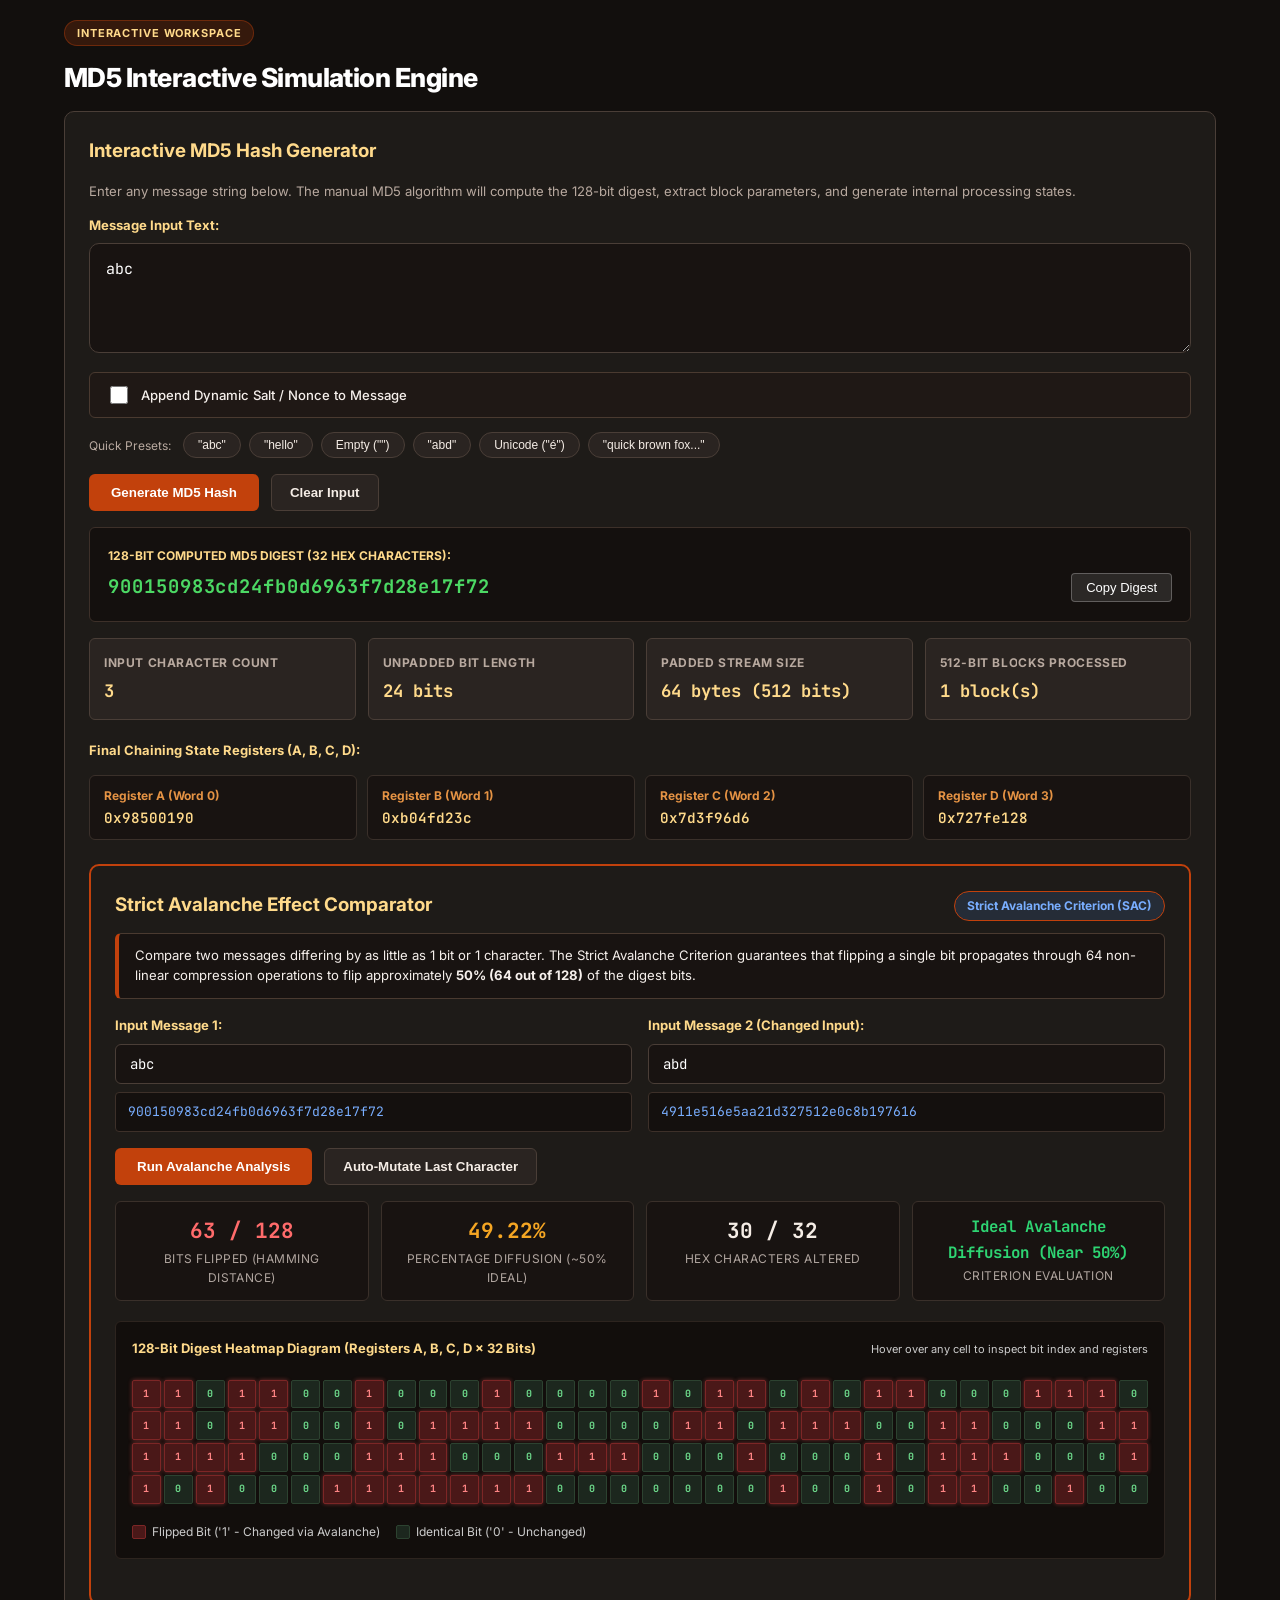
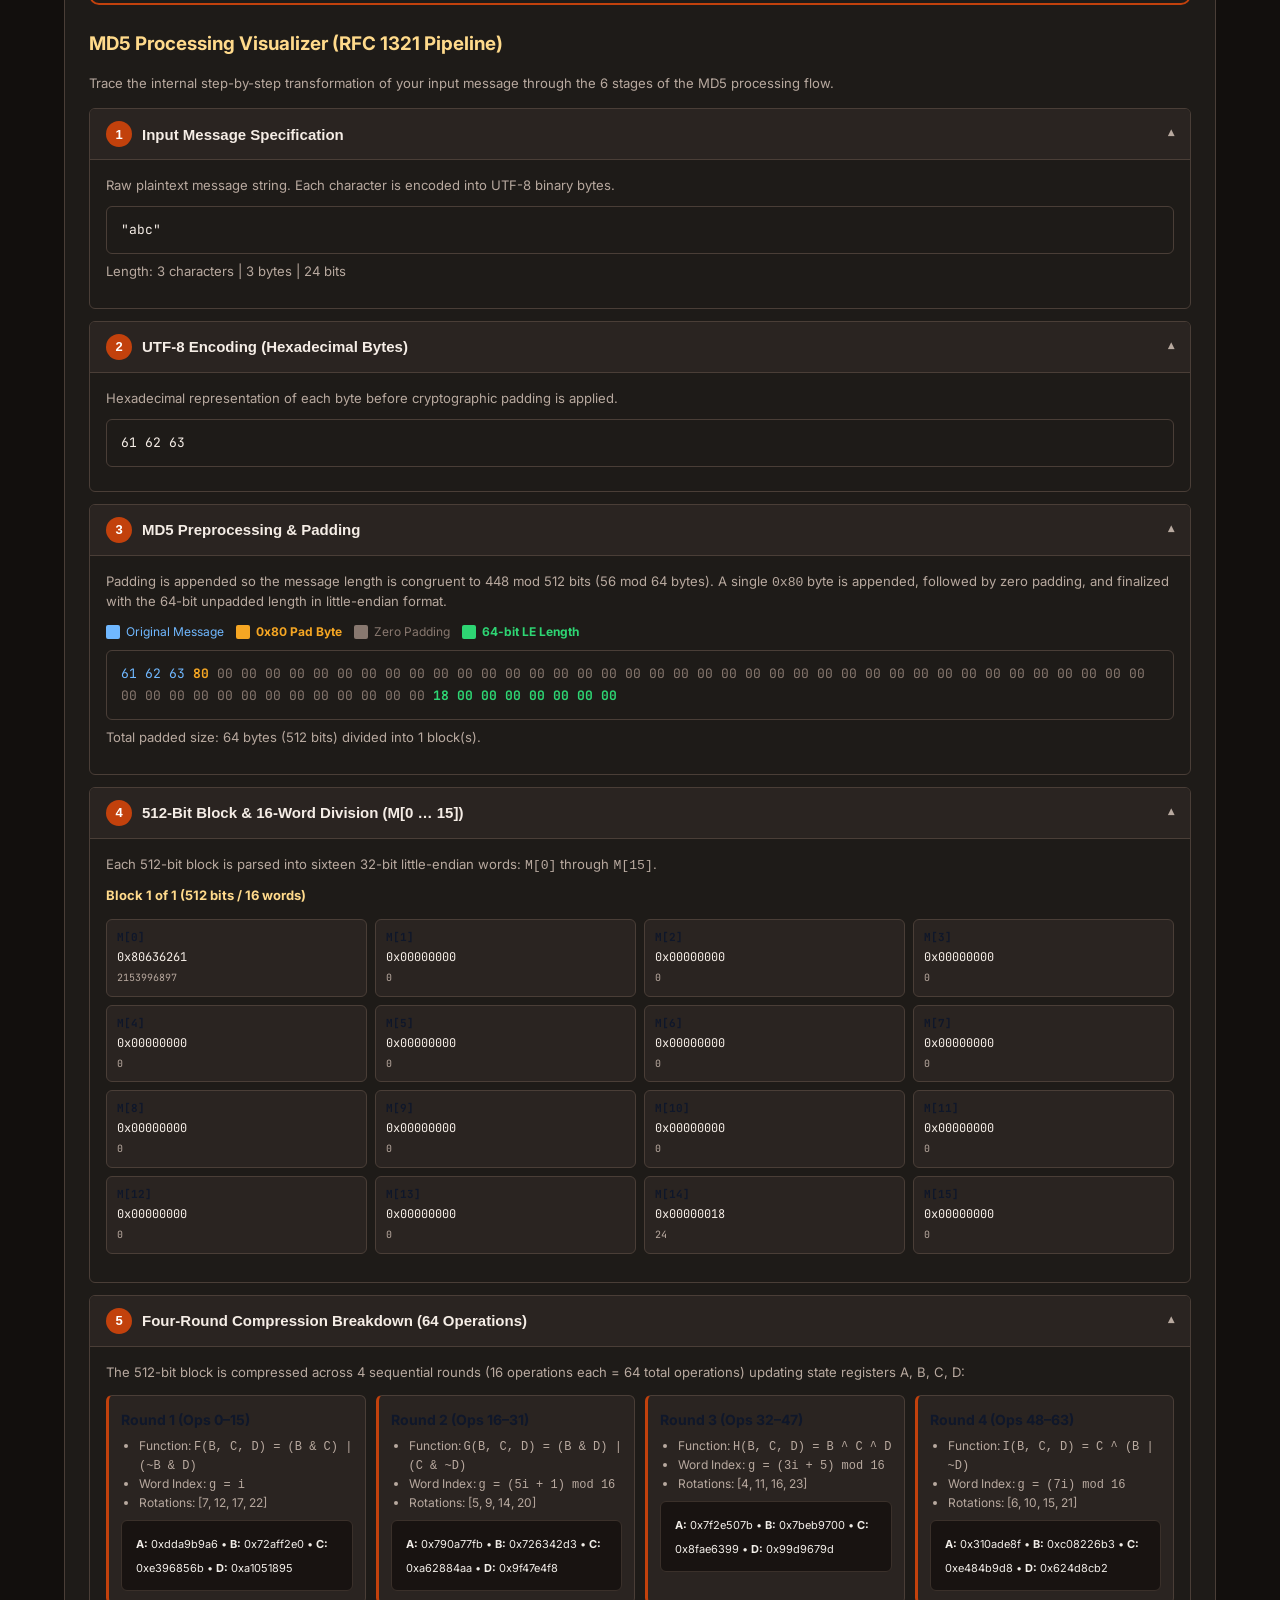
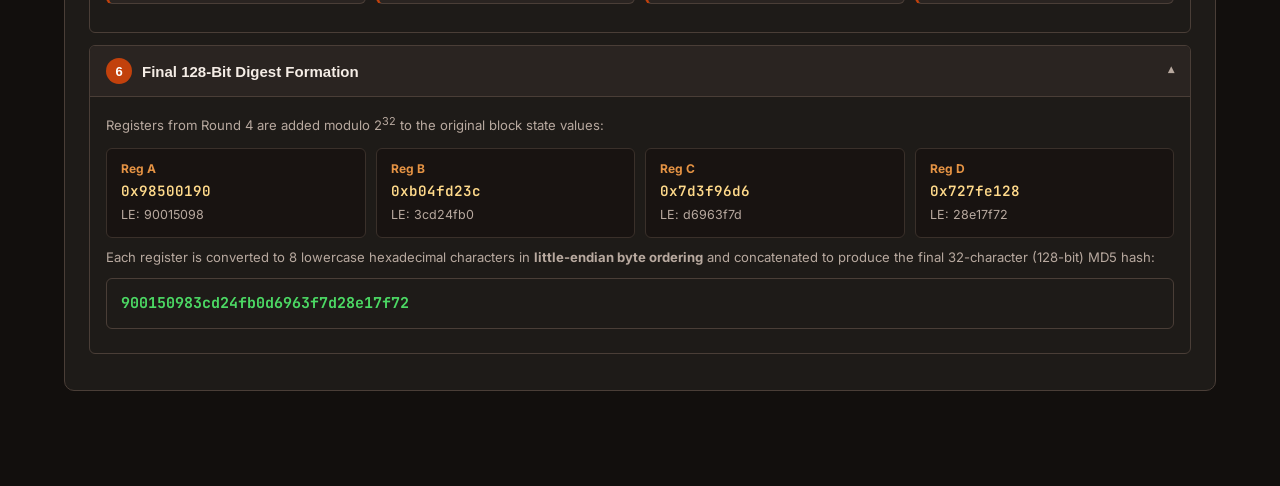
<file: index.html>
<!DOCTYPE html>
<html lang="en">
<head>
  <meta charset="UTF-8">
  <meta name="viewport" content="width=device-width, initial-scale=1.0">
  <meta name="description" content="MD5 Hashing Algorithm - Interactive Cryptography Virtual Laboratory experiment module featuring 64-step round visualization, strict avalanche effect analysis, and 128-bit heatmap.">
  <title>MD5 Hashing Algorithm - Virtual Cryptography Lab</title>
  <link rel="stylesheet" href="style.css">
</head>
<body>
  <div class="lab-experiment-container">

    <!-- 1. OBJECTIVE SECTION -->
    <section id="objective" class="lab-section">
      <span class="lab-section-tag">Experiment 03 &bull; Objectives</span>
      <h1 class="lab-section-title">MD5 Hashing Algorithm</h1>
      <p class="lab-section-lead">
        Understand message preprocessing, bitwise non-linear Boolean compression, and analyze 128-bit digest diffusion through interactive simulation.
      </p>
      <div class="aim-container">
            <div class="aim-card-hero">
              <h3>Experiment Aim</h3>
              <p>
                To implement, trace, and evaluate the <strong>MD5 (Message-Digest Algorithm 5)</strong> cryptographic hashing algorithm; to examine its message preprocessing, 512-bit block parsing, and 64-step non-linear compression rounds; and to quantitatively demonstrate the <strong>Avalanche Effect</strong> and security boundaries through interactive simulation.
              </p>
            </div>

            <div class="aim-grid">
              <div class="aim-item-box">
                <div class="aim-item-header">
                  <span class="aim-item-icon">1</span>
                  <span>Message Preprocessing</span>
                </div>
                <p>Understand UTF-8 byte conversion, single-bit <code class="code-badge">0x80</code> padding, zero-padding to 448 mod 512, and 64-bit little-endian length appending.</p>
              </div>

              <div class="aim-item-box">
                <div class="aim-item-header">
                  <span class="aim-item-icon">2</span>
                  <span>64-Round Compression</span>
                </div>
                <p>Trace 4 distinct non-linear rounds utilizing auxiliary Boolean functions (<code class="code-badge">F, G, H, I</code>), per-step trigonometric constants (<code class="code-badge">K[i]</code>), and left circular shifts (<code class="code-badge">S[i]</code>).</p>
              </div>

              <div class="aim-item-box">
                <div class="aim-item-header">
                  <span class="aim-item-icon">3</span>
                  <span>Register State Transitions</span>
                </div>
                <p>Observe the evolution of four 32-bit chaining variables (<code class="code-badge">A, B, C, D</code>) and the Merkle&ndash;Damg&aring;rd feed-forward accumulation.</p>
              </div>

              <div class="aim-item-box">
                <div class="aim-item-header">
                  <span class="aim-item-icon">4</span>
                  <span>Avalanche Effect Analysis</span>
                </div>
                <p>Quantify bitwise Hamming distances and verify the Strict Avalanche Criterion (SAC) showing approximately 50% output bit flips between consecutive inputs.</p>
              </div>

              <div class="aim-item-box">
                <div class="aim-item-header">
                  <span class="aim-item-icon">5</span>
                  <span>Security &amp; Cryptanalysis</span>
                </div>
                <p>Evaluate cryptographic weaknesses, including collision vulnerabilities discovered by Wang et al. and length extension risks, understanding why MD5 is deprecated for modern security.</p>
              </div>
            </div>
          </div>
    </section>

    <!-- 2. THEORY SECTION -->
    <section id="theory" class="lab-section">
      <span class="lab-section-tag">Mathematical &amp; Algorithmic Foundation</span>
      <h2 class="lab-section-title">MD5 Theoretical Overview</h2>
      <div class="theory-section-card">
            <h3>1. Introduction to the MD5 Algorithm</h3>
            <p>
              The <strong>MD5 Message-Digest Algorithm</strong> is an iterated cryptographic hash function designed by Professor <strong>Ronald Rivest</strong> of MIT in 1991 to succeed MD4 (specified in <strong>RFC 1321</strong>). MD5 processes an arbitrary-length message and produces a fixed-size <strong>128-bit (16-byte)</strong> message digest, conventionally represented as a 32-character hexadecimal string.
            </p>
            <div class="theory-callout">
              <strong>Core Characteristic:</strong> A cryptographic hash function is a deterministic one-way mapping: <code>H: {0, 1}* &rarr; {0, 1}^128</code>. For any message <em>M</em>, computing <code>MD5(M)</code> is computationally simple, but determining <em>M</em> given only <code>MD5(M)</code> (preimage resistance) is intended to be computationally intractable.
            </div>

            <h4>2. Preprocessing &amp; Padding</h4>
            <p>
              MD5 processes data in successive blocks of <strong>512 bits (64 bytes)</strong>. Because the original input message can have any length, padding is strictly appended according to the following mathematical rules:
            </p>
            <ul>
              <li><strong>Append Single '1' Bit (0x80):</strong> The padding sequence begins by appending a single '1' bit followed by seven '0' bits, producing the hexadecimal byte <code class="code-badge">0x80</code>.</li>
              <li><strong>Append '0' Bits:</strong> Zero bits (<code class="code-badge">0x00</code> bytes) are appended until the message bit length satisfies <code>L &equiv; 448 (mod 512)</code> (or byte length <code>&equiv; 56 mod 64</code>). This reserves exactly 64 bits at the end of the block.</li>
              <li><strong>Append 64-Bit Length:</strong> The original unpadded message length (expressed in bits) is appended as an 8-byte (64-bit) integer using <strong>little-endian</strong> byte ordering (least significant byte first). If the original message length exceeds 2<sup>64</sup> bits, only the lower 64 bits are retained.</li>
            </ul>

            <h4>3. Four 32-Bit State Registers &amp; Initialization Vectors</h4>
            <p>
              MD5 maintains an internal state using four 32-bit registers: <strong>A, B, C, and D</strong>. Before processing the first block, these registers are initialized with specific hexadecimal constants written in little-endian format:
            </p>
            <div class="rounds-table-wrapper">
              <table class="styled-table">
                <thead>
                  <tr>
                    <th>Register</th>
                    <th>Hex Value (Word)</th>
                    <th>Little-Endian Byte Sequence</th>
                    <th>Role</th>
                  </tr>
                </thead>
                <tbody>
                  <tr><td><strong>A</strong></td><td><code>0x67452301</code></td><td><code>01 23 45 67</code></td><td>Initial Working Register A</td></tr>
                  <tr><td><strong>B</strong></td><td><code>0xEFCDAB89</code></td><td><code>89 AB CD EF</code></td><td>Initial Working Register B</td></tr>
                  <tr><td><strong>C</strong></td><td><code>0x98BADCFE</code></td><td><code>FE DC BA 98</code></td><td>Initial Working Register C</td></tr>
                  <tr><td><strong>D</strong></td><td><code>0x10325476</code></td><td><code>76 54 32 10</code></td><td>Initial Working Register D</td></tr>
                </tbody>
              </table>
            </div>

            <h4>4. Four-Round Compression Function (64 Operations)</h4>
            <p>
              Each 512-bit block is compressed through <strong>64 separate operations</strong> grouped into <strong>4 distinct rounds of 16 operations each</strong>. Each round employs a unique non-linear auxiliary boolean function operating bitwise on three 32-bit inputs (B, C, D):
            </p>
            <div class="rounds-table-wrapper">
              <table class="styled-table">
                <thead>
                  <tr>
                    <th>Round</th>
                    <th>Operations</th>
                    <th>Auxiliary Function</th>
                    <th>Logic Formulation</th>
                    <th>Message Word Index <em>g</em></th>
                  </tr>
                </thead>
                <tbody>
                  <tr><td><strong>Round 1</strong></td><td>0 &ndash; 15</td><td><code>F(B, C, D)</code></td><td><code>(B &amp; C) | (~B &amp; D)</code></td><td><code>g = i</code></td></tr>
                  <tr><td><strong>Round 2</strong></td><td>16 &ndash; 31</td><td><code>G(B, C, D)</code></td><td><code>(B &amp; D) | (C &amp; ~D)</code></td><td><code>g = (5 &times; i + 1) mod 16</code></td></tr>
                  <tr><td><strong>Round 3</strong></td><td>32 &ndash; 47</td><td><code>H(B, C, D)</code></td><td><code>B ^ C ^ D</code></td><td><code>g = (3 &times; i + 5) mod 16</code></td></tr>
                  <tr><td><strong>Round 4</strong></td><td>48 &ndash; 63</td><td><code>I(B, C, D)</code></td><td><code>C ^ (B | ~D)</code></td><td><code>g = (7 &times; i) mod 16</code></td></tr>
                </tbody>
              </table>
            </div>
            <div class="formula-block">
              temp = D<br>
              D = C<br>
              C = B<br>
              B = B + ((A + Function(B, C, D) + K[i] + M[g]) &lt;&lt;&lt; S[i]) (mod 2^32)<br>
              A = temp
            </div>

            <h4>5. The Avalanche Effect &amp; Strict Avalanche Criterion (SAC)</h4>
            <p>
              A fundamental security requirement of cryptographic hashing is the <strong>Strict Avalanche Criterion (SAC)</strong>. The avalanche effect stipulates that when even a single bit in the input message is modified (for example, comparing <code>"abc"</code> with <code>"abd"</code>), the internal mixing, bitwise non-linear functions, and modular addition must cause roughly <strong>50% of the output digest bits</strong> to flip unpredictably.
            </p>

            <h4>6. Cryptanalysis &amp; Modern Deprecation (RFC 6151)</h4>
            <div class="theory-callout danger">
              <strong>Cryptographic Deprecation Warning:</strong> MD5 is <em>cryptographically broken</em> for collision resistance and must NOT be used for digital certificates, SSL/TLS signatures, or password hashing in modern systems.
            </div>
            <p>
              In 2004, researchers Xiaoyun Wang and Hongbo Yu published practical collision attacks demonstrating that two distinct messages could produce the identical MD5 digest in under an hour. In 2008, chosen-prefix collision attacks allowed forging rogue SSL Certificate Authorities, and in 2012 the Flame malware weaponized MD5 collisions to forge code signatures. Modern systems require <strong>SHA-256 / SHA-3</strong> for message integrity and memory-hard algorithms like <strong>Argon2id or bcrypt</strong> for password storage.
            </p>
          </div>
    </section>

    <!-- 3. PROCEDURE SECTION -->
    <section id="procedure" class="lab-section">
      <span class="lab-section-tag">Laboratory Protocol</span>
      <h2 class="lab-section-title">Execution Pipeline &amp; Procedure</h2>
      <div class="theory-section-card">
            <h3>Experiment Procedure</h3>
            <p>Follow the architectural flow diagram and procedural steps below to analyze MD5 hash generation, 64-operation compression, and the avalanche effect:</p>

            <!-- Architectural Flow Diagram -->
            <div class="flowchart-container">
              <div class="flowchart-title">MD5 Algorithm Execution Pipeline &mdash; Architectural Flow Diagram</div>

              <div class="flow-steps-grid">
                <div class="flow-step-node">
                  <div class="flow-step-badge">1</div>
                  <div class="flow-step-content">
                    <div class="flow-step-name">Plaintext Input Message</div>
                    <div class="flow-step-desc">Accepts arbitrary-length text string <em>M</em> of length <em>L</em> bits.</div>
                  </div>
                </div>

                <div class="flow-arrow-down">&darr;</div>

                <div class="flow-step-node">
                  <div class="flow-step-badge">2</div>
                  <div class="flow-step-content">
                    <div class="flow-step-name">UTF-8 Encoding &amp; Padding (<code class="code-badge">0x80</code> + Zeros)</div>
                    <div class="flow-step-desc">Appends single '1' bit (byte 0x80) followed by zero bits so that total length &equiv; 448 mod 512.</div>
                  </div>
                </div>

                <div class="flow-arrow-down">&darr;</div>

                <div class="flow-step-node">
                  <div class="flow-step-badge">3</div>
                  <div class="flow-step-content">
                    <div class="flow-step-name">Append 64-bit Length Descriptor</div>
                    <div class="flow-step-desc">Encodes original length <em>L</em> mod 2<sup>64</sup> as two 32-bit little-endian words. Total length becomes <em>N</em> &times; 512 bits.</div>
                  </div>
                </div>

                <div class="flow-arrow-down">&darr;</div>

                <div class="flow-step-node">
                  <div class="flow-step-badge">4</div>
                  <div class="flow-step-content">
                    <div class="flow-step-name">Partition into 512-bit Blocks (<em>M</em><sub>0</sub> &hellip; <em>M</em><sub><em>N</em>-1</sub>)</div>
                    <div class="flow-step-desc">Each 512-bit block is parsed into sixteen 32-bit Little-Endian words <em>M</em>[0 &hellip; 15].</div>
                  </div>
                </div>

                <div class="flow-arrow-down">&darr;</div>

                <div class="flow-step-node">
                  <div class="flow-step-badge">5</div>
                  <div class="flow-step-content">
                    <div class="flow-step-name">Four-Round 64-Step Compression Function</div>
                    <div class="flow-step-desc">Executes Rounds 1&ndash;4 (Functions <em>F, G, H, I</em>) with constant table <em>K</em>[<em>i</em>] and shift table <em>S</em>[<em>i</em>] updating chaining registers <em>A, B, C, D</em>.</div>
                  </div>
                </div>

                <div class="flow-arrow-down">&darr;</div>

                <div class="flow-step-node">
                  <div class="flow-step-badge">6</div>
                  <div class="flow-step-content">
                    <div class="flow-step-name">Merkle&ndash;Damg&aring;rd Addition &amp; 128-bit Little-Endian Serialization</div>
                    <div class="flow-step-desc">Adds final round registers modulo 2<sup>32</sup> to block initial state and serializes into 32 lowercase hex characters.</div>
                  </div>
                </div>
              </div>
            </div>

            <h4>Step-by-Step Practical Instructions:</h4>
            <ol class="procedure-steps-list">
              <li>Open the <strong>Simulation</strong> tab to access the interactive MD5 workspace.</li>
              <li>Enter an input message (e.g., <code>abc</code> or <code>hello</code>) or choose from the preset quick chips.</li>
              <li>Optionally toggle the <strong>Dynamic Salt / Nonce</strong> feature to test keyed message hashing.</li>
              <li>Click <strong>Generate MD5 Hash</strong> to run the native JavaScript MD5 algorithm and view the 32-character hexadecimal digest.</li>
              <li>Examine the diagnostic register cards showing the final chaining states <strong>A, B, C, D</strong>.</li>
              <li>Scroll down to the <strong>MD5 Processing Visualizer</strong> to trace Stages 1 through 6 (Input &rarr; UTF-8 Bytes &rarr; Padding &rarr; Block Words &rarr; 4-Round Compression &rarr; Final Digest).</li>
              <li>In the <strong>Strict Avalanche Effect Comparator</strong>, enter a second message differing by 1 character (e.g. <code>abd</code> vs <code>abc</code>) and click <strong>Run Avalanche Analysis</strong>.</li>
              <li>Observe the <strong>128-Bit Heatmap Matrix</strong> where each of the 128 output bits is color-coded to verify ~50% bit diffusion.</li>
              <li>Switch to the <strong>Assessment / Quiz</strong> tab and answer the 10 questions to test your knowledge.</li>
              <li>Provide your experimental feedback via the <strong>Feedback</strong> tab to complete the laboratory module.</li>
            </ol>
          </div>
    </section>

    <!-- 4. SIMULATION SECTION -->
    <section id="simulation" class="lab-section">
      <span class="lab-section-tag">Interactive Workspace</span>
      <h2 class="lab-section-title">MD5 Interactive Simulation Engine</h2>
      <div class="sim-box">
            <h3>Interactive MD5 Hash Generator</h3>
            <p style="color: var(--color-text-muted); font-size: var(--font-size-sm); margin-bottom: 12px;">
              Enter any message string below. The manual MD5 algorithm will compute the 128-bit digest, extract block parameters, and generate internal processing states.
            </p>

            <label for="md5Input" style="font-weight: 700; color: #ffda8b; font-size: var(--font-size-sm); margin-bottom: 6px; display: block;">Message Input Text:</label>
            <textarea id="md5Input" class="md5-large-textarea" placeholder="Type or paste your plaintext message here..." spellcheck="false">abc</textarea>

            <!-- Dynamic Salt / Nonce Option -->
            <div class="salt-toggle-card">
              <label class="salt-toggle-label">
                <input type="checkbox" id="enableSaltToggle">
                <span>Append Dynamic Salt / Nonce to Message</span>
              </label>
              <span id="saltBadgeToken" class="salt-badge-token" style="display: none;">SALT: NONE</span>
            </div>

            <!-- Quick Presets -->
            <div class="preset-buttons">
              <span style="font-size: 12px; color: var(--color-text-muted); margin-right: 4px;">Quick Presets:</span>
              <button type="button" class="preset-btn" data-preset="abc">"abc"</button>
              <button type="button" class="preset-btn" data-preset="hello">"hello"</button>
              <button type="button" class="preset-btn" data-preset="">Empty ("")</button>
              <button type="button" class="preset-btn" data-preset="abd">"abd"</button>
              <button type="button" class="preset-btn" data-preset="é">Unicode ("é")</button>
              <button type="button" class="preset-btn" data-preset="The quick brown fox jumps over the lazy dog">"quick brown fox..."</button>
            </div>

            <div class="button-row">
              <button type="button" id="generateHash" class="btn-primary">Generate MD5 Hash</button>
              <button type="button" id="clearInput" class="btn-secondary">Clear Input</button>
            </div>

            <!-- Hash Output Card -->
            <div class="hash-display-card" aria-live="polite">
              <div style="font-size: 12px; font-weight: 700; color: #ffda8b; text-transform: uppercase; margin-bottom: 6px;">128-Bit Computed MD5 Digest (32 Hex Characters):</div>
              <div class="hash-output-row">
                <span id="hashOutput" class="hash-hex-value">900150983cd24fb0d6963f7d28e17f72</span>
                <button type="button" id="copyHashBtn" class="btn-copy">Copy Digest</button>
              </div>
            </div>

            <!-- Quantitative Diagnostics -->
            <div class="analysis-container">
              <div class="metric-card">
                <span class="metric-label">Input Character Count</span>
                <span id="statCharCount" class="metric-value">3</span>
              </div>
              <div class="metric-card">
                <span class="metric-label">Unpadded Bit Length</span>
                <span id="statOrigBits" class="metric-value">24 bits</span>
              </div>
              <div class="metric-card">
                <span class="metric-label">Padded Stream Size</span>
                <span id="statPaddedBytes" class="metric-value">64 bytes (512 bits)</span>
              </div>
              <div class="metric-card">
                <span class="metric-label">512-Bit Blocks Processed</span>
                <span id="statBlockCount" class="metric-value">1 block</span>
              </div>
            </div>

            <!-- Chaining State Registers -->
            <div style="margin-top: 18px;">
              <span style="font-size: 13px; font-weight: 700; color: #ffda8b;">Final Chaining State Registers (A, B, C, D):</span>
              <div class="registers-grid">
                <div class="register-card">
                  <div class="register-name">Register A (Word 0)</div>
                  <div id="regA" class="register-hex">0x98500190</div>
                </div>
                <div class="register-card">
                  <div class="register-name">Register B (Word 1)</div>
                  <div id="regB" class="register-hex">0x4b2fcd3c</div>
                </div>
                <div class="register-card">
                  <div class="register-name">Register C (Word 2)</div>
                  <div id="regC" class="register-hex">0x7d3f96d6</div>
                </div>
                <div class="register-card">
                  <div class="register-name">Register D (Word 3)</div>
                  <div id="regD" class="register-hex">0x727fe128</div>
                </div>
              </div>
            </div>

            <!-- STRICT AVALANCHE EFFECT COMPARATOR & 128-BIT HEATMAP -->
            <div class="avalanche-section">
              <div class="avalanche-header">
                <h3>Strict Avalanche Effect Comparator</h3>
                <span class="badge-avalanche">Strict Avalanche Criterion (SAC)</span>
              </div>
              <div class="avalanche-history-banner">
                Compare two messages differing by as little as 1 bit or 1 character. The Strict Avalanche Criterion guarantees that flipping a single bit propagates through 64 non-linear compression operations to flip approximately <strong>50% (64 out of 128)</strong> of the digest bits.
              </div>

              <div class="avalanche-inputs-grid">
                <div class="avalanche-col">
                  <label for="avMsg1">Input Message 1:</label>
                  <input type="text" id="avMsg1" value="abc">
                  <div id="avHash1" class="av-hash-preview">900150983cd24fb0d6963f7d28e17f72</div>
                </div>
                <div class="avalanche-col">
                  <label for="avMsg2">Input Message 2 (Changed Input):</label>
                  <input type="text" id="avMsg2" value="abd">
                  <div id="avHash2" class="av-hash-preview">4911e516e5aa21d327512e0c8b197616</div>
                </div>
              </div>

              <div class="button-row" style="margin-top: 0;">
                <button type="button" id="btnRunAvalanche" class="btn-primary">Run Avalanche Analysis</button>
                <button type="button" id="btnToggleChar" class="btn-secondary">Auto-Mutate Last Character</button>
              </div>

              <!-- Avalanche Metrics -->
              <div class="avalanche-stats-row">
                <div class="avalanche-stat-box">
                  <div id="avFlippedCount" class="avalanche-stat-val stat-flipped">63 / 128</div>
                  <div class="avalanche-stat-label">Bits Flipped (Hamming Distance)</div>
                </div>
                <div class="avalanche-stat-box">
                  <div id="avPercent" class="avalanche-stat-val stat-percent">49.22%</div>
                  <div class="avalanche-stat-label">Percentage Diffusion (~50% Ideal)</div>
                </div>
                <div class="avalanche-stat-box">
                  <div id="avHexFlipped" class="avalanche-stat-val">30 / 32</div>
                  <div class="avalanche-stat-label">Hex Characters Altered</div>
                </div>
                <div class="avalanche-stat-box">
                  <div id="avStatus" class="avalanche-stat-val stat-status" style="font-size: 1.05rem;">Ideal Avalanche Diffusion</div>
                  <div class="avalanche-stat-label">Criterion Evaluation</div>
                </div>
              </div>

              <!-- 128-Bit Heatmap Matrix Diagram -->
              <div class="avalanche-grid-container">
                <div class="avalanche-grid-title">
                  <span>128-Bit Digest Heatmap Diagram (Registers A, B, C, D &times; 32 Bits)</span>
                  <span style="font-size: 11px; font-weight: normal; color: #ccc;">Hover over any cell to inspect bit index and registers</span>
                </div>
                <div id="bitMatrixContainer" class="bit-matrix-128">
                  <!-- Dynamically populated 128 bit cells -->
                </div>
                <div class="legend-bar">
                  <div class="legend-item">
                    <span class="legend-chip" style="background: #4a1818; border: 1px solid #7c2626;"></span>
                    <span>Flipped Bit ('1' - Changed via Avalanche)</span>
                  </div>
                  <div class="legend-item">
                    <span class="legend-chip" style="background: #1c271e; border: 1px solid #2c4230;"></span>
                    <span>Identical Bit ('0' - Unchanged)</span>
                  </div>
                </div>
              </div>
            </div>

            <!-- MD5 PROCESSING VISUALIZER (STAGES 1 TO 6) -->
            <div class="visualizer-wrapper" id="md5Visualizer">
              <h3 style="color: #ffda8b; font-size: var(--font-size-xl); margin-bottom: 8px;">
                MD5 Processing Visualizer (RFC 1321 Pipeline)
              </h3>
              <p style="color: var(--color-text-muted); font-size: var(--font-size-sm); margin-bottom: 14px;">
                Trace the internal step-by-step transformation of your input message through the 6 stages of the MD5 processing flow.
              </p>

              <!-- Stage 1 -->
              <div class="stage-card">
                <button type="button" class="stage-toggle-btn open" data-stage="1">
                  <span class="stage-num-badge">1</span>
                  <span>Input Message Specification</span>
                  <span class="stage-toggle-arrow">&blacktriangledown;</span>
                </button>
                <div class="stage-body open" id="stage1Body">
                  <p>Raw plaintext message string. Each character is encoded into UTF-8 binary bytes.</p>
                  <div class="code-display-box" id="visInputMsg">"abc"</div>
                  <p id="visInputStats">Length: 3 characters | 3 bytes | 24 bits</p>
                </div>
              </div>

              <!-- Stage 2 -->
              <div class="stage-card">
                <button type="button" class="stage-toggle-btn open" data-stage="2">
                  <span class="stage-num-badge">2</span>
                  <span>UTF-8 Encoding (Hexadecimal Bytes)</span>
                  <span class="stage-toggle-arrow">&blacktriangledown;</span>
                </button>
                <div class="stage-body open" id="stage2Body">
                  <p>Hexadecimal representation of each byte before cryptographic padding is applied.</p>
                  <div class="code-display-box" id="visUtf8Bytes">61 62 63</div>
                </div>
              </div>

              <!-- Stage 3 -->
              <div class="stage-card">
                <button type="button" class="stage-toggle-btn open" data-stage="3">
                  <span class="stage-num-badge">3</span>
                  <span>MD5 Preprocessing &amp; Padding</span>
                  <span class="stage-toggle-arrow">&blacktriangledown;</span>
                </button>
                <div class="stage-body open" id="stage3Body">
                  <p>
                    Padding is appended so the message length is congruent to 448 mod 512 bits (56 mod 64 bytes). A single <code>0x80</code> byte is appended, followed by zero padding, and finalized with the 64-bit unpadded length in little-endian format.
                  </p>
                  <div class="padding-legend">
                    <div class="legend-item"><span class="legend-chip" style="background:#70b8ff;"></span> <span class="pad-original">Original Message</span></div>
                    <div class="legend-item"><span class="legend-chip" style="background:#f5a623;"></span> <span class="pad-start">0x80 Pad Byte</span></div>
                    <div class="legend-item"><span class="legend-chip" style="background:#88786f;"></span> <span class="pad-zeros">Zero Padding</span></div>
                    <div class="legend-item"><span class="legend-chip" style="background:#2ed573;"></span> <span class="pad-len">64-bit LE Length</span></div>
                  </div>
                  <div class="code-display-box" id="visPaddedBytes">
                    <!-- Formatted padded bytes -->
                  </div>
                  <p id="visPaddingStats">Total padded size: 64 bytes (512 bits)</p>
                </div>
              </div>

              <!-- Stage 4 -->
              <div class="stage-card">
                <button type="button" class="stage-toggle-btn open" data-stage="4">
                  <span class="stage-num-badge">4</span>
                  <span>512-Bit Block &amp; 16-Word Division (M[0 &hellip; 15])</span>
                  <span class="stage-toggle-arrow">&blacktriangledown;</span>
                </button>
                <div class="stage-body open" id="stage4Body">
                  <p>Each 512-bit block is parsed into sixteen 32-bit little-endian words: <code>M[0]</code> through <code>M[15]</code>.</p>
                  <div id="visBlockContainer">
                    <!-- Dynamic word grid rendered by JS -->
                  </div>
                </div>
              </div>

              <!-- Stage 5 -->
              <div class="stage-card">
                <button type="button" class="stage-toggle-btn open" data-stage="5">
                  <span class="stage-num-badge">5</span>
                  <span>Four-Round Compression Breakdown (64 Operations)</span>
                  <span class="stage-toggle-arrow">&blacktriangledown;</span>
                </button>
                <div class="stage-body open" id="stage5Body">
                  <p>
                    The 512-bit block is compressed across 4 sequential rounds (16 operations each = 64 total operations) updating state registers A, B, C, D:
                  </p>
                  <div class="rounds-container">
                    <div class="round-card">
                      <h4>Round 1 (Ops 0&ndash;15)</h4>
                      <ul>
                        <li>Function: <code>F(B, C, D) = (B &amp; C) | (~B &amp; D)</code></li>
                        <li>Word Index: <code>g = i</code></li>
                        <li>Rotations: [7, 12, 17, 22]</li>
                      </ul>
                      <div class="register-card" style="margin-top:8px;">
                        <span id="visR1State" style="font-size: 11px;">State after R1: calculating...</span>
                      </div>
                    </div>
                    <div class="round-card">
                      <h4>Round 2 (Ops 16&ndash;31)</h4>
                      <ul>
                        <li>Function: <code>G(B, C, D) = (B &amp; D) | (C &amp; ~D)</code></li>
                        <li>Word Index: <code>g = (5i + 1) mod 16</code></li>
                        <li>Rotations: [5, 9, 14, 20]</li>
                      </ul>
                      <div class="register-card" style="margin-top:8px;">
                        <span id="visR2State" style="font-size: 11px;">State after R2: calculating...</span>
                      </div>
                    </div>
                    <div class="round-card">
                      <h4>Round 3 (Ops 32&ndash;47)</h4>
                      <ul>
                        <li>Function: <code>H(B, C, D) = B ^ C ^ D</code></li>
                        <li>Word Index: <code>g = (3i + 5) mod 16</code></li>
                        <li>Rotations: [4, 11, 16, 23]</li>
                      </ul>
                      <div class="register-card" style="margin-top:8px;">
                        <span id="visR3State" style="font-size: 11px;">State after R3: calculating...</span>
                      </div>
                    </div>
                    <div class="round-card">
                      <h4>Round 4 (Ops 48&ndash;63)</h4>
                      <ul>
                        <li>Function: <code>I(B, C, D) = C ^ (B | ~D)</code></li>
                        <li>Word Index: <code>g = (7i) mod 16</code></li>
                        <li>Rotations: [6, 10, 15, 21]</li>
                      </ul>
                      <div class="register-card" style="margin-top:8px;">
                        <span id="visR4State" style="font-size: 11px;">State after R4: calculating...</span>
                      </div>
                    </div>
                  </div>
                </div>
              </div>

              <!-- Stage 6 -->
              <div class="stage-card">
                <button type="button" class="stage-toggle-btn open" data-stage="6">
                  <span class="stage-num-badge">6</span>
                  <span>Final 128-Bit Digest Formation</span>
                  <span class="stage-toggle-arrow">&blacktriangledown;</span>
                </button>
                <div class="stage-body open" id="stage6Body">
                  <p>
                    Registers from Round 4 are added modulo 2<sup>32</sup> to the original block state values:
                  </p>
                  <div class="registers-grid" id="visFinalRegisters">
                    <!-- Populated by JS -->
                  </div>
                  <p style="margin-top: 10px;">
                    Each register is converted to 8 lowercase hexadecimal characters in <strong>little-endian byte ordering</strong> and concatenated to produce the final 32-character (128-bit) MD5 hash:
                  </p>
                  <div class="code-display-box" id="visFinalHash" style="color: #4cd964; font-weight: 700; font-size: 15px;">
                    900150983cd24fb0d6963f7d28e17f72
                  </div>
                </div>
              </div>
            </div>
          </div>
    </section>

    <!-- 5. REFERENCES SECTION -->
    <section id="references" class="lab-section">
      <span class="lab-section-tag">Academic &amp; Standard Citations</span>
      <h2 class="lab-section-title">References &amp; Further Reading</h2>
      <div class="references-container">
            <h2>References &amp; Further Reading</h2>
            <div class="reference-card">
              <div class="reference-title">RFC 1321 &mdash; The MD5 Message-Digest Algorithm</div>
              <div class="reference-meta">
                R. Rivest, MIT Laboratory for Computer Science and RSA Data Security, Inc., April 1992.
                <br>
                <a class="reference-link" href="https://www.ietf.org/rfc/rfc1321.txt" target="_blank" rel="noopener noreferrer">https://www.ietf.org/rfc/rfc1321.txt</a>
              </div>
            </div>
            <div class="reference-card">
              <div class="reference-title">RFC 6151 &mdash; Updated Security Considerations for the MD5 Message-Digest and HMAC-MD5 Algorithms</div>
              <div class="reference-meta">
                S. Turner, L. Chen, Internet Engineering Task Force (IETF), March 2011. Documents collision vulnerabilities and deprecates MD5 for digital signatures.
                <br>
                <a class="reference-link" href="https://www.ietf.org/rfc/rfc6151.txt" target="_blank" rel="noopener noreferrer">https://www.ietf.org/rfc/rfc6151.txt</a>
              </div>
            </div>
            <div class="reference-card">
              <div class="reference-title">William Stallings &mdash; Cryptography and Network Security: Principles and Practice</div>
              <div class="reference-meta">
                Authoritative textbook covering cryptographic hash functions, compression algorithms, message authentication codes, and security architectures. Pearson Education.
              </div>
            </div>
            <div class="reference-card">
              <div class="reference-title">How to Break MD5 and Other Hash Functions</div>
              <div class="reference-meta">
                Xiaoyun Wang and Hongbo Yu, EUROCRYPT 2005, Lecture Notes in Computer Science, vol 3494, Springer. The seminal paper demonstrating practical modular differential collision attacks on MD5.
              </div>
            </div>
            <div class="reference-card">
              <div class="reference-title">NIST Special Publication (SP) 800-131A Revision 2</div>
              <div class="reference-meta">
                National Institute of Standards and Technology Computer Security Division recommendation transitioning away from MD5 and SHA-1 for digital signatures.
              </div>
            </div>
          </div>
    </section>

  </div>

  <script src="script.js"></script>
</body>
</html>
</file>
<file: style.css>
/* ==========================================================================
   MD5 Cryptography Virtual Laboratory - Complete Stylesheet
   Compliant with Fr. Conceicao Rodrigues College of Engineering Portal Standards
   ========================================================================== */

@import url('https://fonts.googleapis.com/css2?family=Fira+Code:wght@400;500;600;700&family=Inter:wght@300;400;500;600;700;800&family=JetBrains+Mono:wght@400;500;600;700&display=swap');

:root {
  --color-primary: #0f172a;
  --color-secondary: #c2410c;
  --color-secondary-dark: #9a3412;
  --color-surface: #1e1b18;
  --color-surface-muted: #2a2421;
  --color-surface-elevated: #362e2a;
  --color-border: #4a3e37;
  --color-border-strong: #6e5d53;
  --color-text: #f5ede6;
  --color-text-muted: #b8a99f;
  --color-accent: #f59e0b;
  --color-accent-blue: #38bdf8;
  --color-accent-green: #34d399;
  --color-accent-red: #f87171;
  --color-success: #22c55e;
  --color-danger: #ef4444;

  --radius-xs: 4px;
  --radius-sm: 6px;
  --radius-md: 10px;
  --radius-lg: 16px;
  --radius-xl: 24px;

  --font-size-xs: 0.75rem;
  --font-size-sm: 0.875rem;
  --font-size-md: 1rem;
  --font-size-lg: 1.125rem;
  --font-size-xl: 1.25rem;
  --font-size-2xl: 1.5rem;
  --font-size-3xl: 1.875rem;

  --font-sans: 'Inter', system-ui, -apple-system, BlinkMacSystemFont, 'Segoe UI', Roboto, sans-serif;
  --font-mono: 'JetBrains Mono', 'Fira Code', ui-monospace, SFMono-Regular, Menlo, Monaco, Consolas, monospace;
}

*, *::before, *::after {
  box-sizing: border-box;
}

html, body {
  margin: 0;
  padding: 0;
  background-color: #120f0d;
  color: var(--color-text);
  font-family: var(--font-sans);
  font-size: 15px;
  line-height: 1.65;
  -webkit-font-smoothing: antialiased;
}

.lab-experiment-container {
  max-width: 1200px;
  margin: 0 auto;
  padding: 20px 24px 60px;
}

.lab-section {
  margin-bottom: 40px;
}

.lab-section-tag {
  display: inline-block;
  font-size: 11px;
  font-weight: 700;
  text-transform: uppercase;
  letter-spacing: 0.08em;
  color: #ffda8b;
  background: rgba(194, 65, 12, 0.2);
  border: 1px solid rgba(194, 65, 12, 0.4);
  border-radius: 999px;
  padding: 3px 12px;
  margin-bottom: 10px;
}

.lab-section-title {
  font-size: 1.75rem;
  font-weight: 800;
  color: #ffffff;
  margin: 0 0 12px;
  letter-spacing: -0.02em;
}

.lab-section-lead {
  font-size: 1.05rem;
  color: var(--color-text-muted);
  line-height: 1.6;
  margin: 0 0 24px;
}


      /* =========================================================
         MD5 EXPERIMENT SPECIFIC STYLES (Aligned with Portal Theme)
         ========================================================= */

      /* Tab Buttons Enhancement */
      .tab-btn { color: #d0c1b8; font-weight: 600; transition: all 180ms ease; }
      .tab-btn:hover, .tab-btn:focus-visible { background: rgba(76, 140, 232, 0.15); border-color: rgba(76, 140, 232, 0.5); color: #ffffff; outline: none; }
      .tab-btn.active { background: var(--color-secondary); color: #ffffff; font-weight: 700; border-color: var(--color-secondary); }

      /* Aim & Objectives Styling */
      .aim-container { display: flex; flex-direction: column; gap: 20px; }
      .aim-card-hero { background: var(--color-surface); border: 1px solid var(--color-border); border-left: 5px solid var(--color-secondary); border-radius: var(--radius-md); padding: 20px 24px; }
      .aim-card-hero h3 { margin: 0 0 10px; color: #ffda8b; font-size: var(--font-size-xl); }
      .aim-card-hero p { margin: 0; color: var(--color-text); line-height: 1.6; }
      .aim-grid { display: grid; grid-template-columns: repeat(auto-fit, minmax(260px, 1fr)); gap: 16px; }
      .aim-item-box { background: var(--color-surface-muted); border: 1px solid var(--color-border); border-radius: var(--radius-sm); padding: 16px; display: flex; flex-direction: column; gap: 8px; transition: transform 150ms ease, border-color 150ms ease, background-color 150ms ease; }
      .aim-item-box:hover { transform: translateY(-2px); border-color: var(--color-secondary); background: rgba(76, 140, 232, 0.08); }
      .aim-item-header { display: flex; align-items: center; gap: 10px; font-weight: 700; color: #f6f0ec; font-size: var(--font-size-md); }
      .aim-item-icon { display: inline-flex; align-items: center; justify-content: center; width: 28px; height: 28px; border-radius: 50%; background: var(--color-secondary); color: #ffffff; font-size: 13px; font-weight: bold; }
      .aim-item-box p { margin: 0; font-size: var(--font-size-sm); color: var(--color-text-muted); line-height: 1.5; }

      /* Theory Cards & Typography */
      .theory-section-card { background: var(--color-surface); border: 1px solid var(--color-border); border-radius: var(--radius-md); padding: 24px; margin-bottom: 24px; }
      .theory-section-card h3 { margin: 0 0 14px; color: #ffda8b; font-size: var(--font-size-xl); border-bottom: 1px solid var(--color-border); padding-bottom: 8px; }
      .theory-section-card h4 { margin: 20px 0 8px; color: #f6f0ec; font-size: var(--font-size-lg); }
      .theory-section-card p, .theory-section-card li { color: var(--color-text); line-height: 1.65; font-size: var(--font-size-md); }
      .formula-block { background: #181311; color: #ffda8b; border: 1px solid #4a3a30; border-left: 4px solid var(--color-secondary); border-radius: var(--radius-sm); padding: 14px 18px; font-family: "JetBrains Mono", monospace; font-size: 0.92rem; line-height: 1.6; margin: 14px 0; overflow-x: auto; }
      .rounds-table-wrapper { overflow-x: auto; margin: 16px 0; border-radius: var(--radius-sm); border: 1px solid var(--color-border); }
      .styled-table { width: 100%; border-collapse: collapse; font-size: var(--font-size-sm); font-family: Arial, sans-serif; background: var(--color-surface); }
      .styled-table th, .styled-table td { padding: 11px 15px; border: 1px solid var(--color-border); text-align: left; }
      .styled-table th { background: #1c1613; color: #ffda8b; font-weight: 700; }
      .styled-table tr:nth-child(even) { background: rgba(0, 0, 0, 0.2); }
      .styled-table tr:hover { background: rgba(76, 140, 232, 0.08); }
      .code-badge { background: rgba(0, 0, 0, 0.35); padding: 2px 6px; border: 1px solid #5a463b; border-radius: 4px; font-family: "JetBrains Mono", monospace; font-size: 0.9em; color: #ffda8b; }
      .theory-callout { background: var(--color-surface-muted); border-left: 4px solid var(--color-secondary); border-radius: var(--radius-sm); padding: 12px 16px; margin: 14px 0; }
      .theory-callout.danger { border-left-color: #e74c3c; background: rgba(231, 76, 60, 0.1); }

      /* Procedure Flowchart & Steps */
      .flowchart-container { background: #1c1613; border: 1px solid var(--color-border); border-radius: var(--radius-md); padding: 24px; margin: 20px 0; }
      .flowchart-title { text-align: center; font-weight: 700; font-size: var(--font-size-lg); color: #ffda8b; margin-bottom: 20px; }
      .flow-steps-grid { display: flex; flex-direction: column; gap: 12px; max-width: 760px; margin: 0 auto; }
      .flow-step-node { display: flex; align-items: center; gap: 16px; background: var(--color-surface); border: 1px solid var(--color-border); border-radius: var(--radius-sm); padding: 14px 18px; position: relative; transition: all 180ms ease; }
      .flow-step-node:hover { border-color: var(--color-secondary); background: rgba(76, 140, 232, 0.1); box-shadow: 0 4px 12px rgba(0, 0, 0, 0.25); transform: translateX(4px); }
      .flow-step-badge { width: 36px; height: 36px; border-radius: 50%; background: var(--color-secondary); color: #ffffff; font-weight: bold; display: flex; align-items: center; justify-content: center; flex-shrink: 0; font-size: 15px; }
      .flow-step-content { flex: 1; }
      .flow-step-name { font-weight: 700; font-size: var(--font-size-md); color: #ffffff; margin-bottom: 2px; }
      .flow-step-desc { font-size: var(--font-size-sm); color: var(--color-text-muted); line-height: 1.4; }
      .flow-arrow-down { display: flex; justify-content: center; align-items: center; color: var(--color-secondary); font-size: 20px; font-weight: bold; margin: -4px 0; }
      .procedure-steps-list { padding-left: 20px; line-height: 1.7; }
      .procedure-steps-list li { margin-bottom: 12px; }

      /* Simulation Controls */
      .sim-box { background: var(--color-surface); border: 1px solid var(--color-border); border-radius: var(--radius-md); padding: 24px; margin-bottom: 24px; }
      .sim-box h3 { margin: 0 0 14px; color: #ffda8b; font-size: var(--font-size-xl); }
      .md5-large-textarea { width: 100%; min-height: 110px; padding: 14px 16px; background: #181311; color: #ffffff; border: 1.5px solid var(--color-border); border-radius: var(--radius-md); font-family: "JetBrains Mono", monospace; font-size: 15px; line-height: 1.55; resize: vertical; transition: border-color 150ms ease, box-shadow 150ms ease; box-sizing: border-box; }
      .md5-large-textarea:focus { outline: none; border-color: var(--color-secondary); box-shadow: 0 0 0 3px rgba(76, 140, 232, 0.28); }
      .md5-large-textarea::placeholder { color: #8c786d; font-style: italic; }
      .salt-toggle-card { display: flex; align-items: center; justify-content: space-between; flex-wrap: wrap; gap: 10px; background: #1f1815; border: 1px solid #4a3a30; border-radius: var(--radius-sm); padding: 10px 16px; margin: 12px 0 14px; }
      .salt-toggle-label { display: inline-flex; align-items: center; gap: 10px; cursor: pointer; font-size: var(--font-size-sm); color: #f6f0ec; font-weight: 500; }
      .salt-toggle-label input[type="checkbox"] { width: 18px; height: 18px; accent-color: var(--color-secondary); cursor: pointer; }
      .salt-badge-token { background: rgba(76, 140, 232, 0.15); border: 1px solid var(--color-secondary); color: #79aeff; border-radius: 999px; padding: 2px 10px; font-size: 12px; font-family: "JetBrains Mono", monospace; font-weight: 600; }
      .preset-buttons { display: flex; flex-wrap: wrap; align-items: center; gap: 8px; margin: 10px 0 16px; }
      .preset-btn { background: var(--color-surface-muted); border: 1px solid var(--color-border); border-radius: 20px; padding: 5px 14px; font-size: 12px; font-family: Arial, sans-serif; color: var(--color-text); cursor: pointer; transition: all 150ms ease; }
      .preset-btn:hover { background: rgba(76, 140, 232, 0.25); color: #ffffff; border-color: var(--color-secondary); }
      .button-row { display: flex; gap: 12px; margin-top: 14px; flex-wrap: wrap; }
      .btn-primary { background: var(--color-secondary); color: #ffffff; border: none; border-radius: var(--radius-sm); padding: 10px 22px; font-weight: 700; cursor: pointer; transition: background-color 150ms ease, transform 150ms ease; }
      .btn-primary:hover { background: var(--color-secondary-dark); transform: translateY(-1px); }
      .btn-secondary { background: var(--color-surface-muted); color: var(--color-text); border: 1px solid var(--color-border); border-radius: var(--radius-sm); padding: 10px 18px; font-weight: 600; cursor: pointer; transition: all 150ms ease; }
      .btn-secondary:hover { background: #43352e; border-color: var(--color-border-strong); color: #ffffff; }

      /* Hash Output & Diagnostics */
      .hash-display-card { background: #14100e; border: 1px solid #3d3029; border-radius: var(--radius-sm); padding: 18px; margin: 16px 0; color: #f6f0ec; }
      .hash-output-row { display: flex; align-items: center; justify-content: space-between; gap: 12px; flex-wrap: wrap; }
      .hash-hex-value { font-family: "JetBrains Mono", monospace; font-size: 1.25rem; font-weight: 700; color: #4cd964; letter-spacing: 0.05em; word-break: break-all; }
      .btn-copy { background: rgba(255, 255, 255, 0.1); border: 1px solid rgba(255, 255, 255, 0.25); color: #ffffff; padding: 6px 14px; border-radius: 4px; font-size: 13px; cursor: pointer; transition: background 150ms ease; }
      .btn-copy:hover { background: rgba(76, 140, 232, 0.3); border-color: var(--color-secondary); }
      .analysis-container { display: grid; grid-template-columns: repeat(auto-fit, minmax(200px, 1fr)); gap: 12px; margin-top: 16px; }
      .metric-card { background: var(--color-surface-muted); border: 1px solid var(--color-border); border-radius: var(--radius-sm); padding: 14px; display: flex; flex-direction: column; gap: 4px; }
      .metric-label { font-size: 12px; font-weight: 700; text-transform: uppercase; color: var(--color-text-muted); letter-spacing: 0.05em; }
      .metric-value { font-size: 1.15rem; font-weight: 700; color: #ffda8b; font-family: "JetBrains Mono", monospace; }
      .registers-grid { display: grid; grid-template-columns: repeat(auto-fit, minmax(180px, 1fr)); gap: 10px; margin-top: 12px; }
      .register-card { background: #181311; border: 1px solid #3a302a; border-radius: 6px; padding: 10px 14px; color: #f1ede8; }
      .register-name { font-size: 12px; color: #e59344; font-weight: bold; }
      .register-hex { font-family: "JetBrains Mono", monospace; font-size: 0.95rem; color: #ffda8b; font-weight: 600; word-break: break-all; }

      /* Avalanche Section & 128-Bit Heatmap Matrix */
      .avalanche-section { background: var(--color-surface); border: 2px solid var(--color-secondary); border-radius: var(--radius-md); padding: 24px; margin-top: 24px; }
      .avalanche-header { display: flex; align-items: center; justify-content: space-between; gap: 12px; flex-wrap: wrap; margin-bottom: 12px; }
      .avalanche-header h3 { margin: 0; color: #ffda8b; font-size: var(--font-size-xl); }
      .badge-avalanche { background: rgba(76, 140, 232, 0.15); color: #79aeff; border: 1px solid var(--color-secondary); border-radius: 999px; padding: 4px 12px; font-size: 12px; font-weight: 700; }
      .avalanche-history-banner { background: #181311; border: 1px solid #4a3a30; border-left: 4px solid var(--color-secondary); border-radius: var(--radius-sm); padding: 12px 16px; margin-bottom: 16px; font-size: var(--font-size-sm); color: #f6f0ec; line-height: 1.5; }
      .avalanche-inputs-grid { display: grid; grid-template-columns: 1fr 1fr; gap: 16px; margin-bottom: 16px; }
      @media (max-width: 720px) { .avalanche-inputs-grid { grid-template-columns: 1fr; } }
      .avalanche-col { display: flex; flex-direction: column; gap: 8px; }
      .avalanche-col label { font-size: var(--font-size-sm); font-weight: 700; color: #ffda8b; }
      .avalanche-col input { width: 100%; padding: 10px 14px; background: #181311; color: #ffffff; border: 1px solid var(--color-border); border-radius: var(--radius-sm); font-family: "JetBrains Mono", monospace; font-size: 14px; box-sizing: border-box; }
      .av-hash-preview { font-family: "JetBrains Mono", monospace; font-size: 13px; color: #79aeff; background: #14100e; border: 1px solid #3d3029; padding: 8px 12px; border-radius: 4px; word-break: break-all; }
      .avalanche-stats-row { display: grid; grid-template-columns: repeat(auto-fit, minmax(180px, 1fr)); gap: 12px; margin: 16px 0; }
      .avalanche-stat-box { background: #181311; border: 1px solid #3a302a; border-radius: var(--radius-sm); padding: 12px 16px; text-align: center; }
      .avalanche-stat-val { font-size: 1.4rem; font-weight: 700; font-family: "JetBrains Mono", monospace; }
      .stat-flipped { color: #ff6b6b; }
      .stat-percent { color: #f5a623; }
      .stat-status { color: #2ed573; }
      .avalanche-stat-label { font-size: 12px; color: #b0a59f; text-transform: uppercase; letter-spacing: 0.04em; }
      .avalanche-grid-container { margin: 20px 0; background: #120e0c; border: 1px solid #2d241f; border-radius: var(--radius-sm); padding: 16px; }
      .avalanche-grid-title { color: #ffda8b; font-size: 13px; font-weight: 700; margin-bottom: 12px; display: flex; justify-content: space-between; align-items: center; flex-wrap: wrap; gap: 8px; }
      .bit-matrix-128 { display: grid; grid-template-columns: repeat(32, 1fr); gap: 3px; padding: 8px 0; }
      @media (max-width: 768px) { .bit-matrix-128 { grid-template-columns: repeat(16, 1fr); } }
      .bit-cell { aspect-ratio: 1; border-radius: 2px; display: flex; align-items: center; justify-content: center; font-size: 10px; font-weight: 700; font-family: "JetBrains Mono", monospace; cursor: pointer; transition: transform 120ms ease; }
      .bit-cell:hover { transform: scale(1.4); z-index: 10; }
      .bit-same { background: #1c271e; color: #6edb8c; border: 1px solid #2c4230; }
      .bit-flipped { background: #4a1818; color: #ff8585; border: 1px solid #7c2626; box-shadow: 0 0 4px rgba(255, 90, 90, 0.4); }
      .legend-bar { display: flex; gap: 16px; font-size: 12px; color: #ccc; margin-top: 10px; align-items: center; }
      .legend-item { display: inline-flex; align-items: center; gap: 6px; }
      .legend-chip { width: 14px; height: 14px; border-radius: 2px; }

      /* MD5 6-Stage Processing Visualizer */
      .visualizer-wrapper { margin-top: 24px; }
      .stage-card { background: var(--color-surface); border: 1px solid var(--color-border); border-radius: var(--radius-sm); margin-bottom: 12px; overflow: hidden; }
      .stage-toggle-btn { width: 100%; padding: 12px 16px; background: var(--color-surface-muted); border: 0; color: var(--color-text); cursor: pointer; display: flex; align-items: center; gap: 10px; font-size: var(--font-size-md); font-weight: 700; text-align: left; transition: background 150ms ease; }
      .stage-toggle-btn:hover { background: rgba(76, 140, 232, 0.12); }
      .stage-num-badge { display: inline-flex; align-items: center; justify-content: center; width: 26px; height: 26px; border-radius: 50%; background: var(--color-secondary); color: #ffffff; font-size: 13px; flex-shrink: 0; }
      .stage-toggle-arrow { margin-left: auto; font-size: 12px; color: var(--color-text-muted); transition: transform 150ms ease; }
      .stage-toggle-btn.open .stage-toggle-arrow { transform: rotate(180deg); }
      .stage-body { display: none; padding: 16px; border-top: 1px solid var(--color-border); }
      .stage-body.open { display: block; }
      .stage-body p { margin: 0 0 10px; color: var(--color-text-muted); font-size: var(--font-size-sm); line-height: 1.5; }
      .code-display-box { background: var(--color-background); border: 1px solid var(--color-border); border-radius: var(--radius-sm); padding: 12px 14px; font-family: "JetBrains Mono", monospace; font-size: 13px; line-height: 1.7; color: var(--color-text); overflow-x: auto; word-break: break-all; margin: 8px 0; }
      .padding-legend { display: flex; flex-wrap: wrap; gap: 12px; font-size: 12px; margin: 8px 0; }
      .pad-original { color: #70b8ff; }
      .pad-start { color: #f5a623; font-weight: 700; }
      .pad-zeros { color: #88786f; }
      .pad-len { color: #2ed573; font-weight: 700; }
      .word-grid { display: grid; grid-template-columns: repeat(4, 1fr); gap: 8px; margin: 12px 0; }
      @media (max-width: 640px) { .word-grid { grid-template-columns: repeat(2, 1fr); } }
      .word-box { background: var(--color-surface-muted); border: 1px solid var(--color-border); border-radius: var(--radius-sm); padding: 8px 10px; font-family: "JetBrains Mono", monospace; font-size: 12px; }
      .word-box .word-idx { color: var(--color-primary); font-weight: 700; font-size: 11px; display: block; margin-bottom: 2px; }
      .word-box .word-hex { color: var(--color-text); }
      .rounds-container { display: grid; grid-template-columns: repeat(auto-fit, minmax(220px, 1fr)); gap: 10px; margin: 12px 0; }
      .round-card { background: var(--color-surface-muted); border: 1px solid var(--color-border); border-left: 3px solid var(--color-secondary); border-radius: var(--radius-sm); padding: 12px; }
      .round-card h4 { margin: 0 0 6px; color: var(--color-primary); font-size: 14px; }
      .round-card ul { margin: 0; padding-left: 18px; font-size: 12px; color: var(--color-text-muted); line-height: 1.5; }

      /* Quiz Styling (10 Questions) */
      .quiz-wrapper { display: flex; flex-direction: column; gap: 20px; }
      .quiz-card { background: var(--color-surface); border: 1px solid var(--color-border); border-radius: var(--radius-md); padding: 18px 22px; transition: border-color 150ms ease; }
      .quiz-card.correct-card { border-color: #2ed573; background: rgba(46, 213, 115, 0.08); }
      .quiz-card.wrong-card { border-color: #ff4757; background: rgba(255, 71, 87, 0.08); }
      .quiz-question-title { font-weight: 700; font-size: var(--font-size-md); color: #ffda8b; margin-bottom: 12px; }
      .quiz-options-group { display: flex; flex-direction: column; gap: 8px; }
      .quiz-option-label { display: flex; align-items: center; gap: 10px; padding: 10px 14px; background: var(--color-surface-muted); border: 1px solid var(--color-border); border-radius: var(--radius-sm); cursor: pointer; font-size: var(--font-size-sm); color: #f6f0ec; transition: background-color 150ms ease, border-color 150ms ease, color 150ms ease; }
      .quiz-option-label:hover { background: rgba(76, 140, 232, 0.18); border-color: var(--color-secondary); color: #ffffff; }
      .quiz-option-label input[type="radio"] { width: auto; margin: 0; accent-color: var(--color-secondary); cursor: pointer; }
      .quiz-explanation { margin-top: 10px; padding: 10px 14px; border-radius: var(--radius-sm); font-size: var(--font-size-sm); line-height: 1.45; display: none; }
      .quiz-explanation.show { display: block; }
      .quiz-explanation.exp-correct { background: rgba(46, 213, 115, 0.12); color: #7bed9f; border-left: 3px solid #2ed573; }
      .quiz-explanation.exp-wrong { background: rgba(255, 71, 87, 0.12); color: #ff7675; border-left: 3px solid #ff4757; }
      .quiz-score-banner { background: #181311; border: 2px solid var(--color-secondary); color: #ffffff; border-radius: var(--radius-md); padding: 16px 20px; text-align: center; font-size: var(--font-size-lg); font-weight: 700; display: none; margin-top: 16px; }
      .quiz-score-banner.show { display: block; animation: content-reveal 200ms ease; }
    

/* ==========================================================================
   PLATFORM EMBEDDING CONTRACT: SIMULATION TAB IFRAME ISOLATION
   ==========================================================================
   When rendered inside the platform's Simulation tab iframe, only the
   interactive workspace (#simulation) should be visible. The platform extracts
   #objective, #theory, #procedure, and #references via DOMParser for its own tabs.
   ========================================================================== */
.lab-experiment-container #objective,
.lab-experiment-container #theory,
.lab-experiment-container #procedure,
.lab-experiment-container #references {
  display: none;
}
</file>
